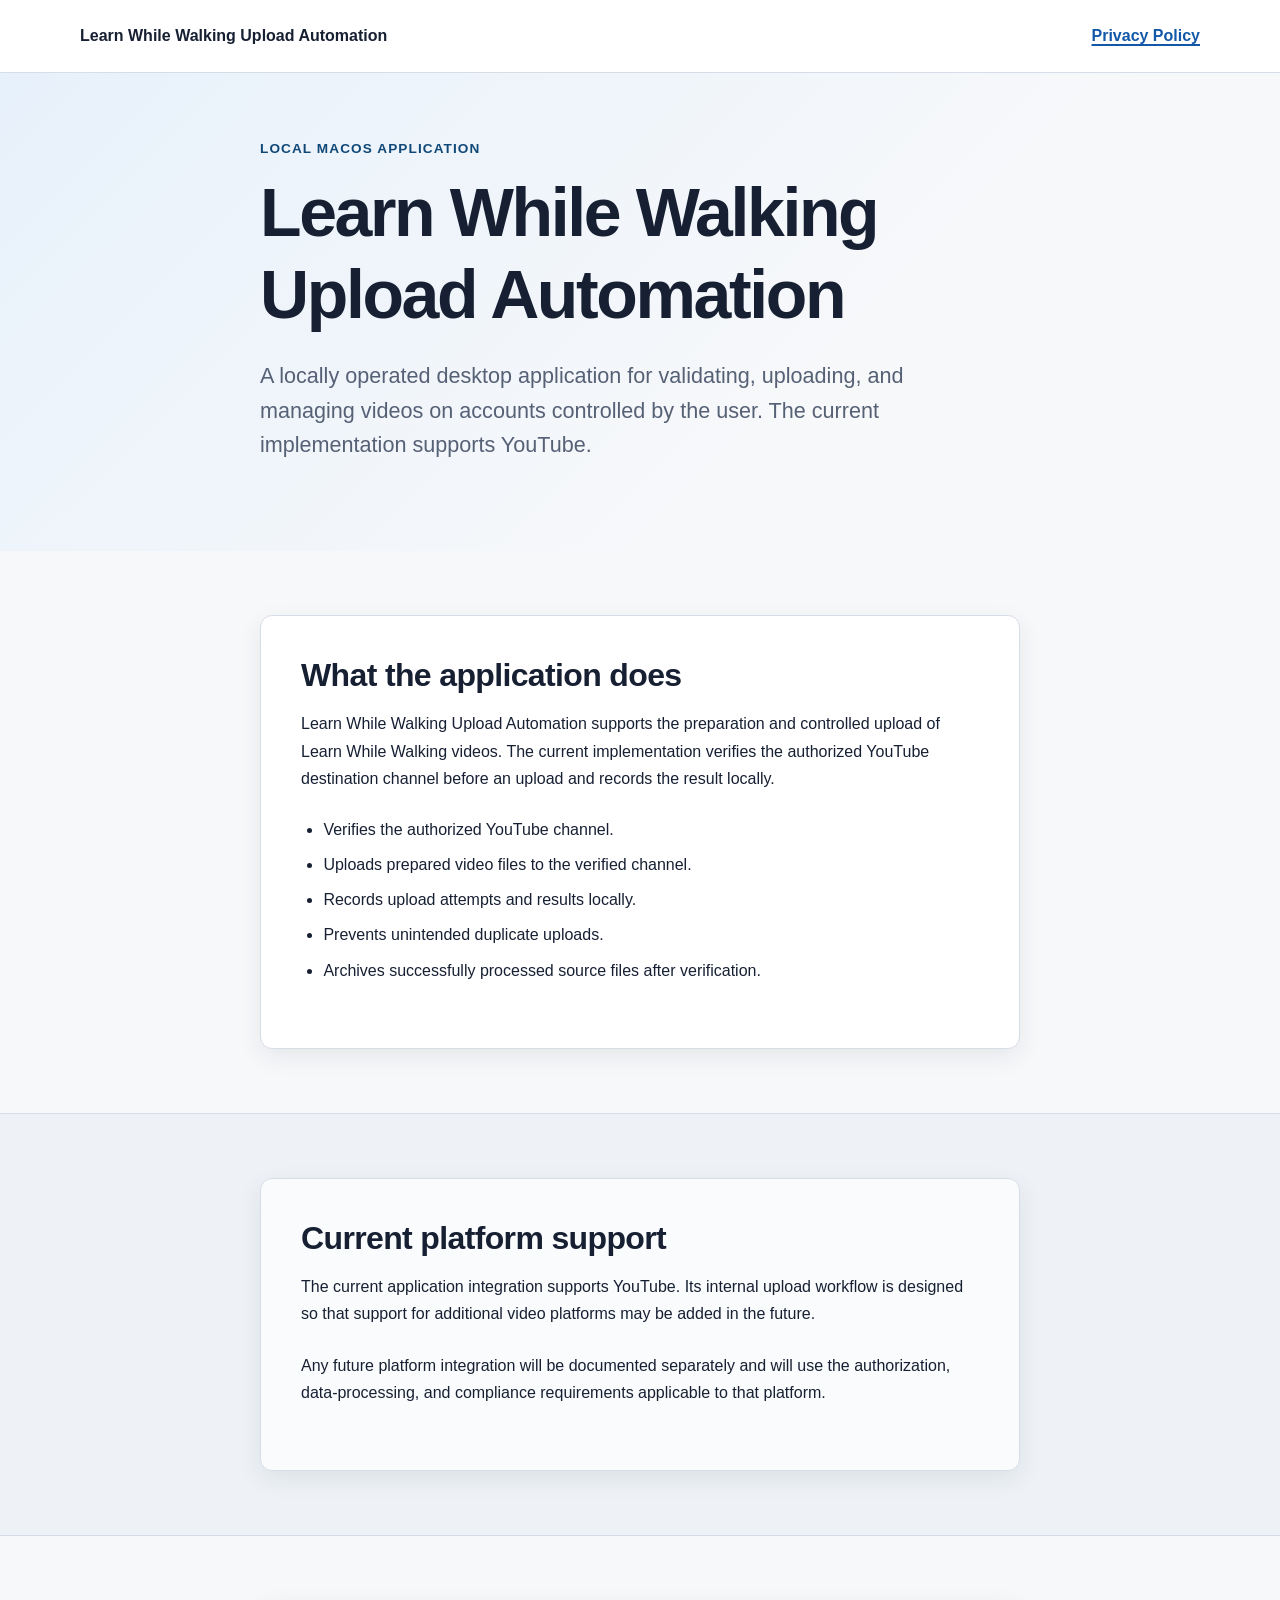
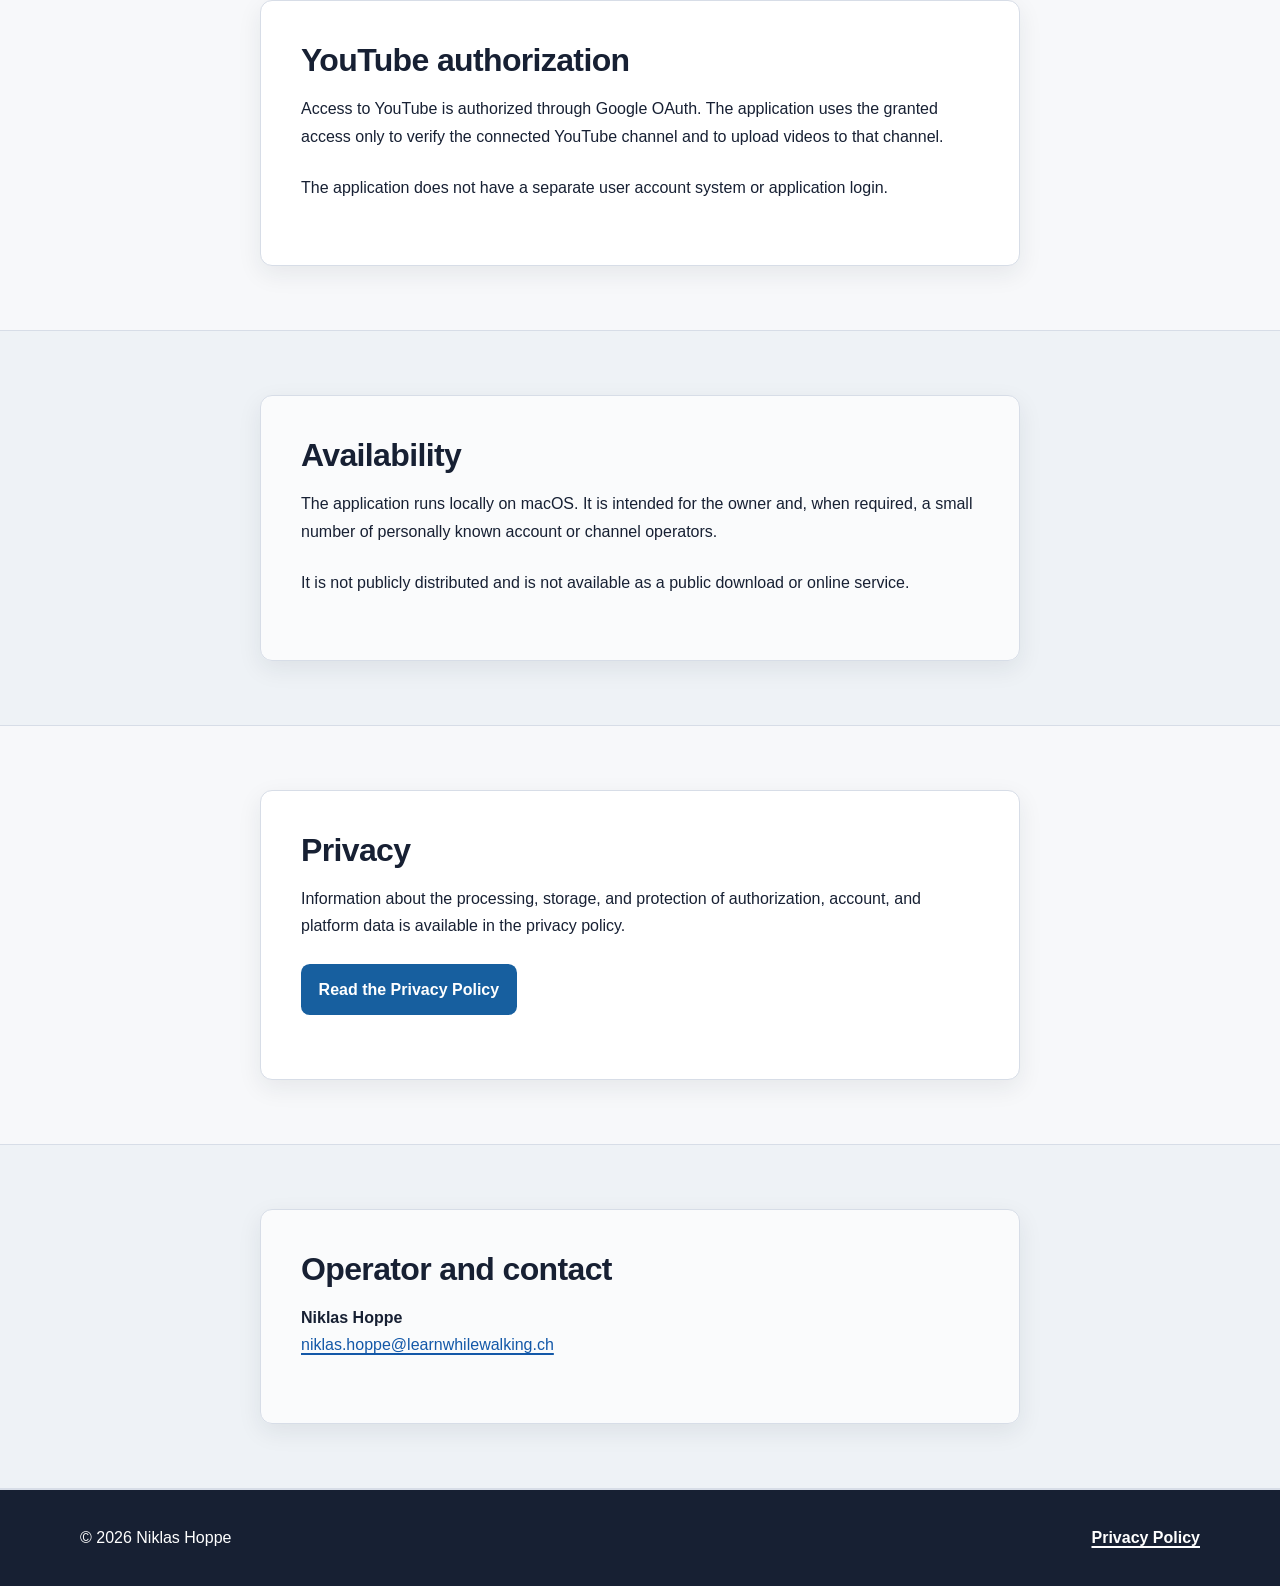
<file: index.html>
<!doctype html>
<html lang="en">
<head>
    <meta charset="utf-8">
    <meta
        name="viewport"
        content="width=device-width, initial-scale=1"
    >
    <meta
        name="description"
        content="Public information about Learn While Walking Upload Automation, a locally operated macOS application for controlled video uploads. The current implementation supports YouTube."
    >

    <title>Learn While Walking Upload Automation</title>

    <link
        rel="stylesheet"
        href="./assets/style.css"
    >
</head>

<body>
    <header class="site-header">
        <div class="container">
            <a
                class="site-name"
                href="./"
                aria-label="Learn While Walking Upload Automation home"
            >
                Learn While Walking Upload Automation
            </a>

            <nav aria-label="Primary navigation">
                <a href="./privacy/">
                    Privacy Policy
                </a>
            </nav>
        </div>
    </header>

    <main>
        <section class="hero">
            <div class="container content-width">
                <p class="eyebrow">
                    Local macOS application
                </p>

                <h1>
                    Learn While Walking Upload Automation
                </h1>

                <p class="lead">
                    A locally operated desktop application for validating,
                    uploading, and managing videos on accounts controlled by
                    the user. The current implementation supports YouTube.
                </p>
            </div>
        </section>

        <section class="section">
            <div class="container content-width">
                <h2>
                    What the application does
                </h2>

                <p>
                    Learn While Walking Upload Automation supports the
                    preparation and controlled upload of Learn While Walking
                    videos. The current implementation verifies the authorized
                    YouTube destination channel before an upload and records
                    the result locally.
                </p>

                <ul>
                    <li>
                        Verifies the authorized YouTube channel.
                    </li>
                    <li>
                        Uploads prepared video files to the verified channel.
                    </li>
                    <li>
                        Records upload attempts and results locally.
                    </li>
                    <li>
                        Prevents unintended duplicate uploads.
                    </li>
                    <li>
                        Archives successfully processed source files after
                        verification.
                    </li>
                </ul>
            </div>
        </section>

        <section class="section section-muted">
            <div class="container content-width">
                <h2>
                    Current platform support
                </h2>

                <p>
                    The current application integration supports YouTube.
                    Its internal upload workflow is designed so that support
                    for additional video platforms may be added in the future.
                </p>

                <p>
                    Any future platform integration will be documented
                    separately and will use the authorization, data-processing,
                    and compliance requirements applicable to that platform.
                </p>
            </div>
        </section>

        <section class="section">
            <div class="container content-width">
                <h2>
                    YouTube authorization
                </h2>

                <p>
                    Access to YouTube is authorized through Google OAuth.
                    The application uses the granted access only to verify
                    the connected YouTube channel and to upload videos to
                    that channel.
                </p>

                <p>
                    The application does not have a separate user account
                    system or application login.
                </p>
            </div>
        </section>

        <section class="section section-muted">
            <div class="container content-width">
                <h2>
                    Availability
                </h2>

                <p>
                    The application runs locally on macOS. It is intended for
                    the owner and, when required, a small number of personally
                    known account or channel operators.
                </p>

                <p>
                    It is not publicly distributed and is not available as a
                    public download or online service.
                </p>
            </div>
        </section>

        <section class="section">
            <div class="container content-width">
                <h2>
                    Privacy
                </h2>

                <p>
                    Information about the processing, storage, and protection
                    of authorization, account, and platform data is available
                    in the privacy policy.
                </p>

                <p>
                    <a class="button-link" href="./privacy/">
                        Read the Privacy Policy
                    </a>
                </p>
            </div>
        </section>

        <section class="section section-muted">
            <div class="container content-width">
                <h2>
                    Operator and contact
                </h2>

                <address>
                    <strong>Niklas Hoppe</strong><br>
                    <a href="mailto:niklas.hoppe@learnwhilewalking.ch">
                        niklas.hoppe@learnwhilewalking.ch
                    </a>
                </address>
            </div>
        </section>
    </main>

    <footer class="site-footer">
        <div class="container">
            <p>
                © 2026 Niklas Hoppe
            </p>

            <nav aria-label="Footer navigation">
                <a href="./privacy/">
                    Privacy Policy
                </a>
            </nav>
        </div>
    </footer>
</body>
</html>
</file>
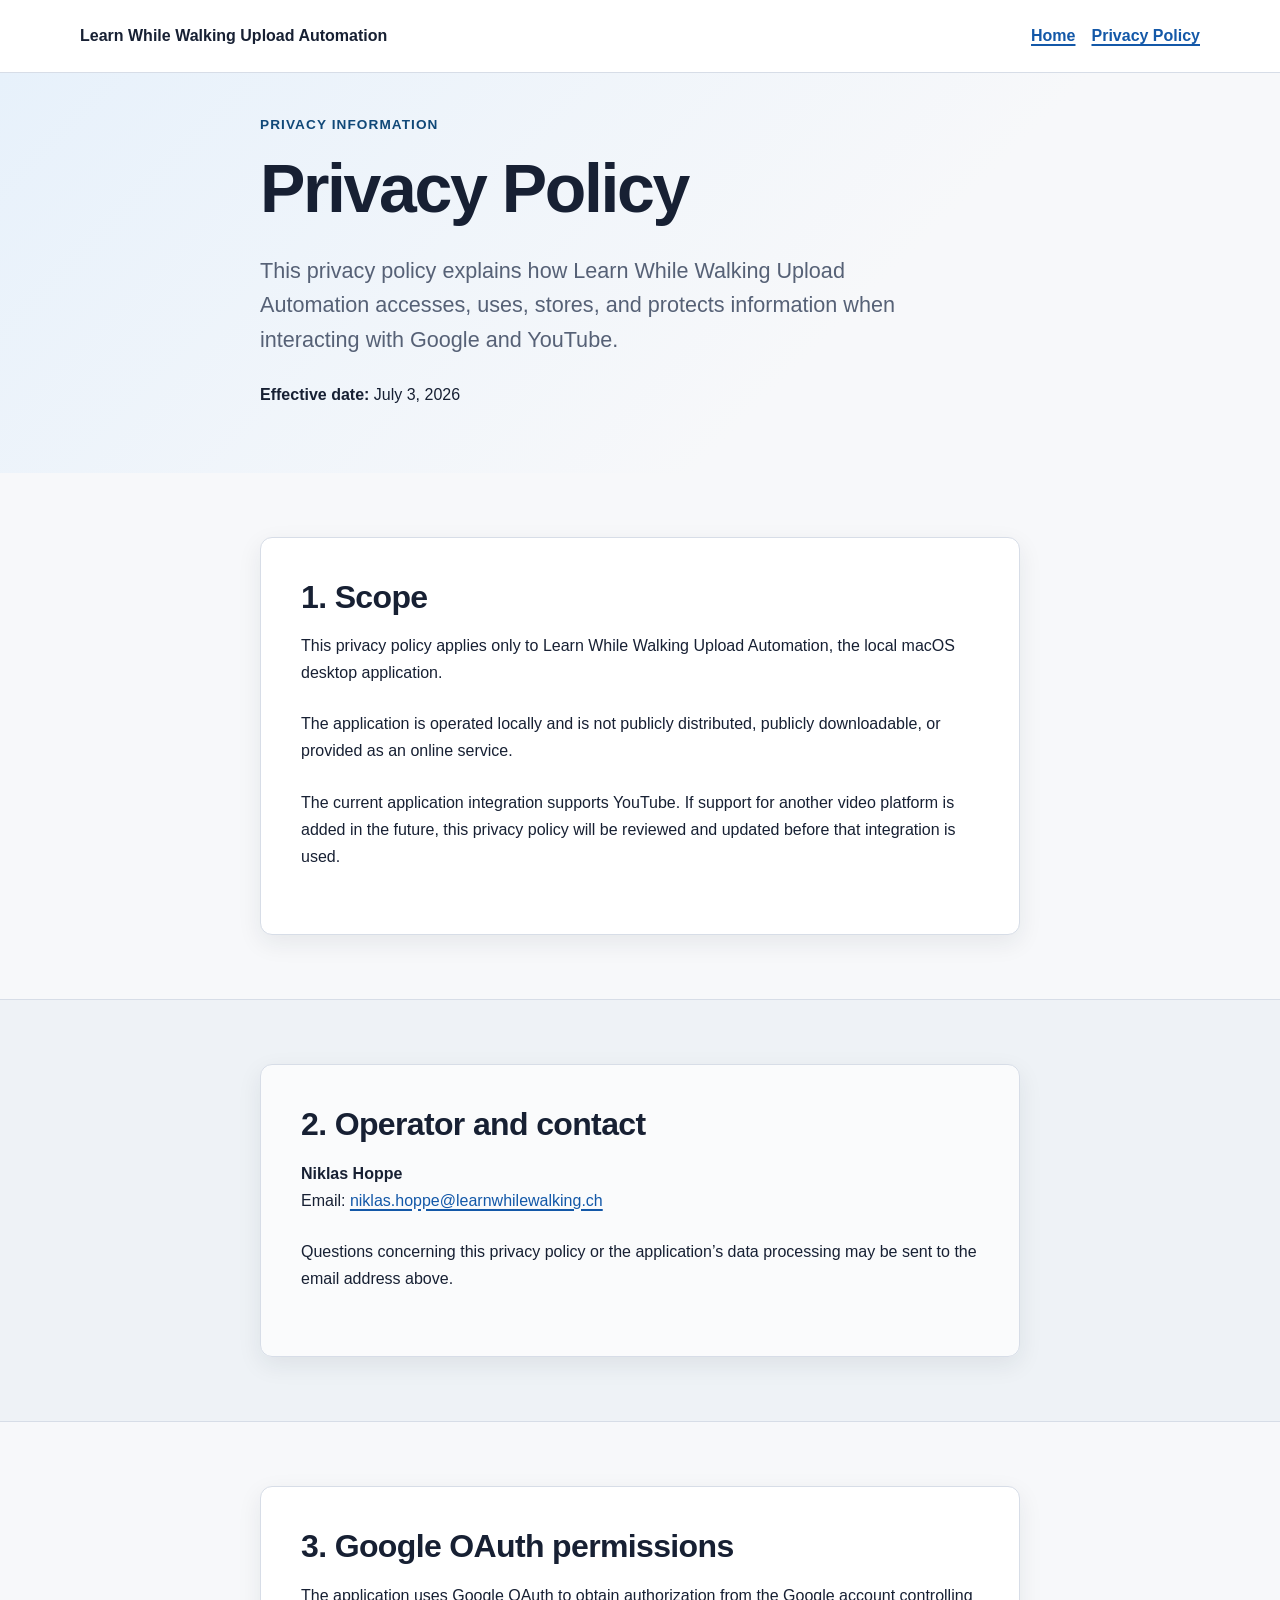
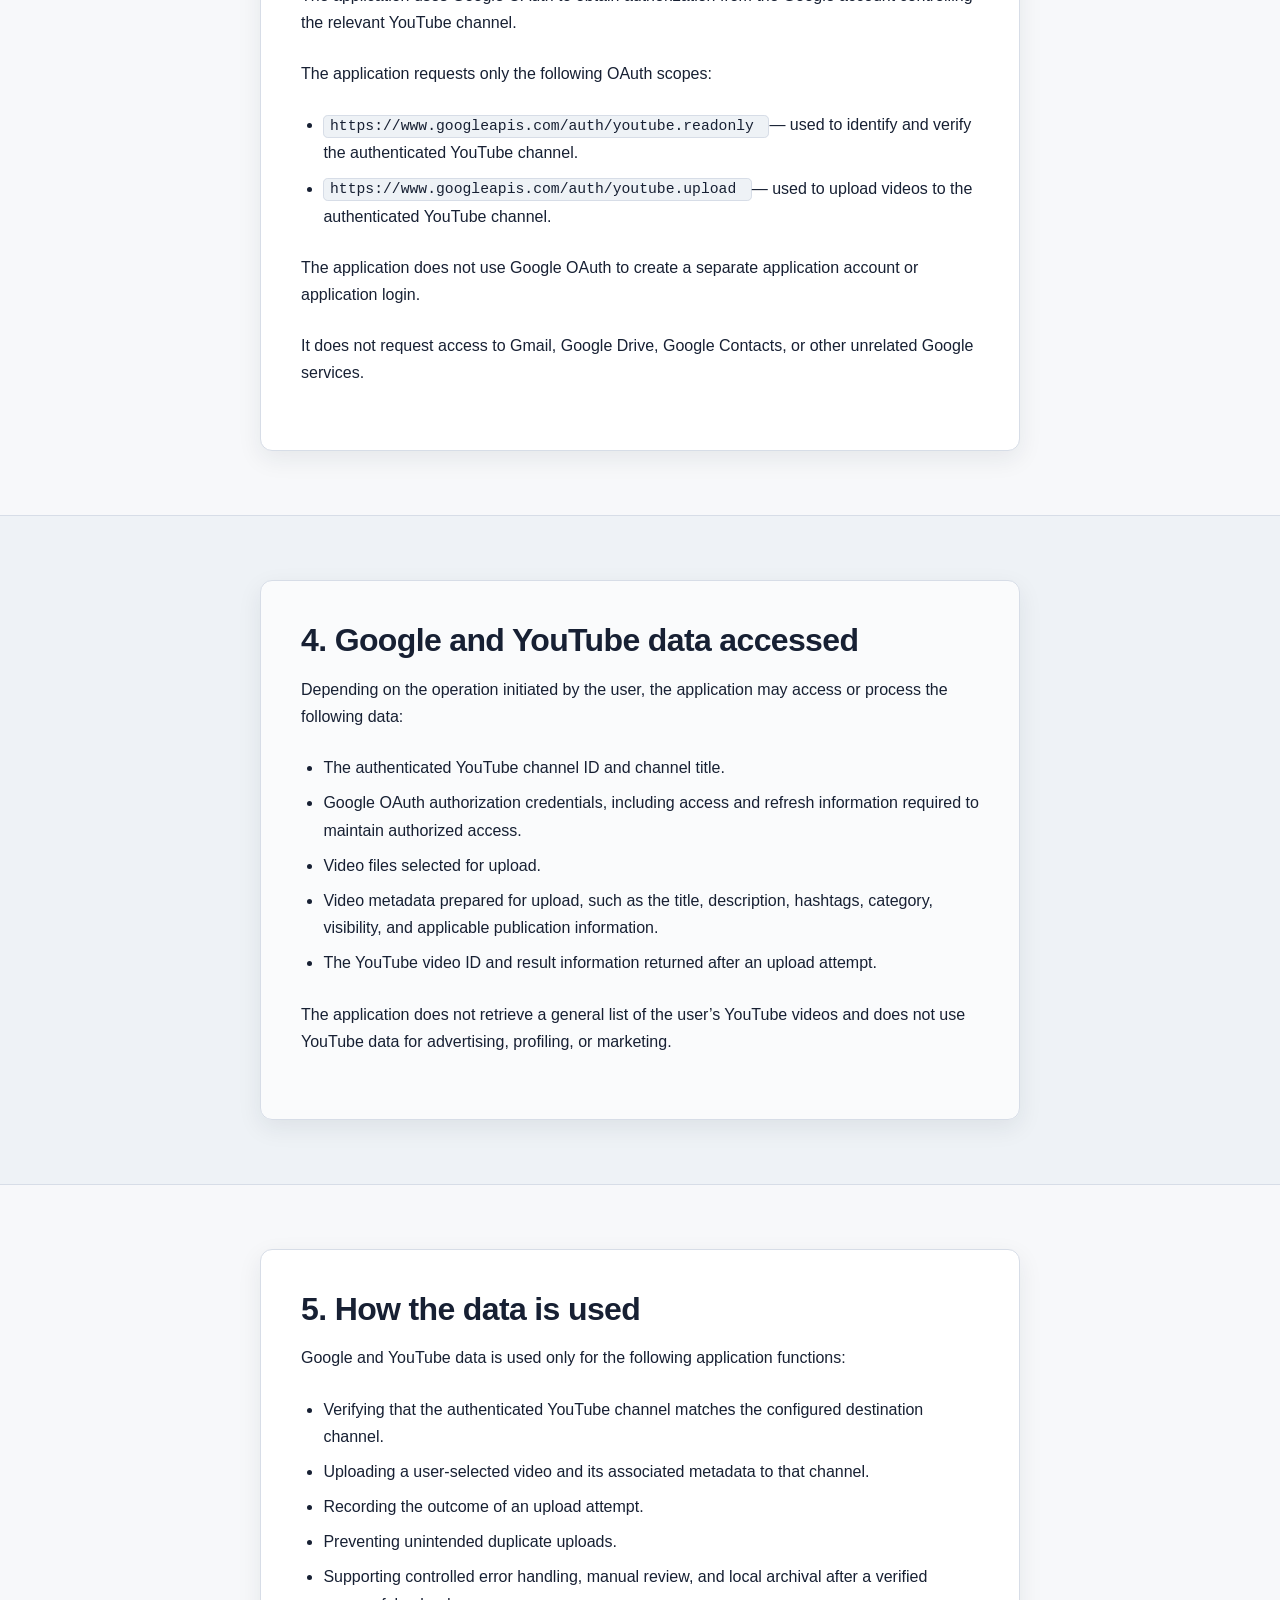
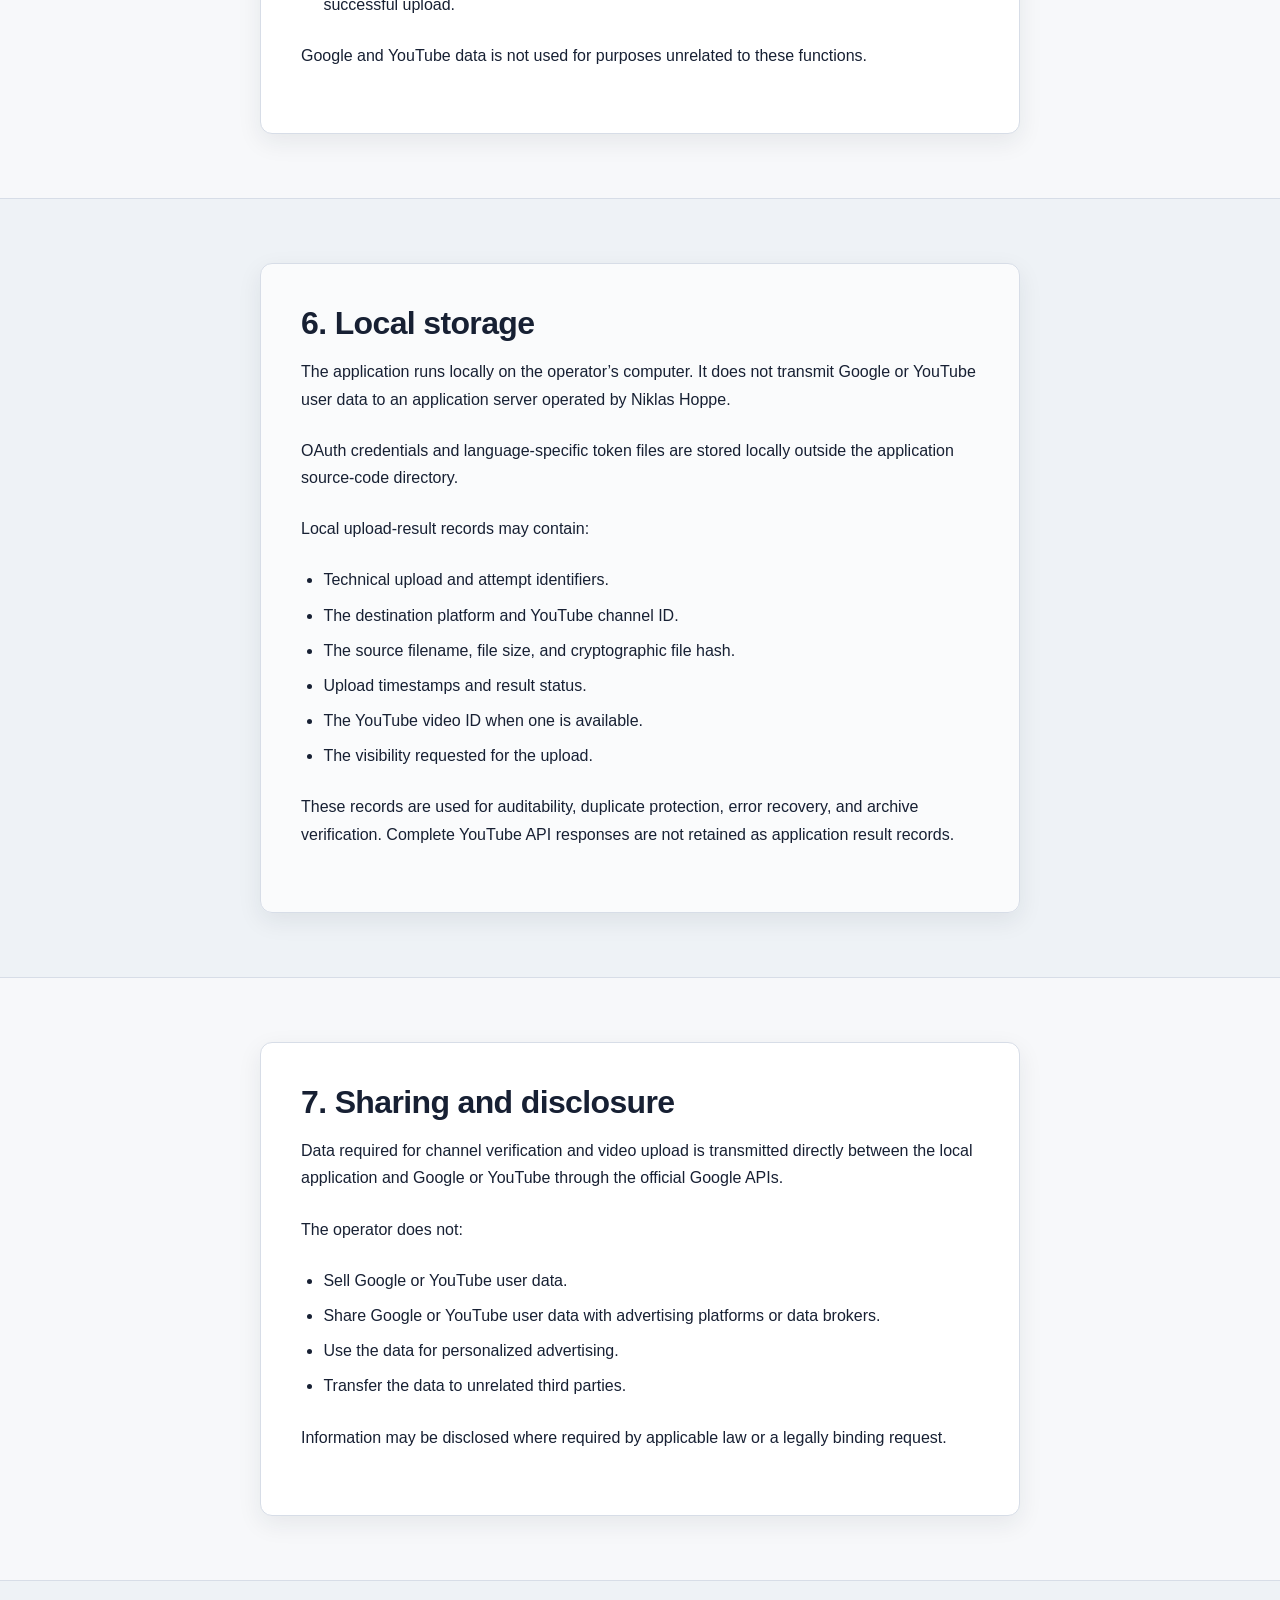
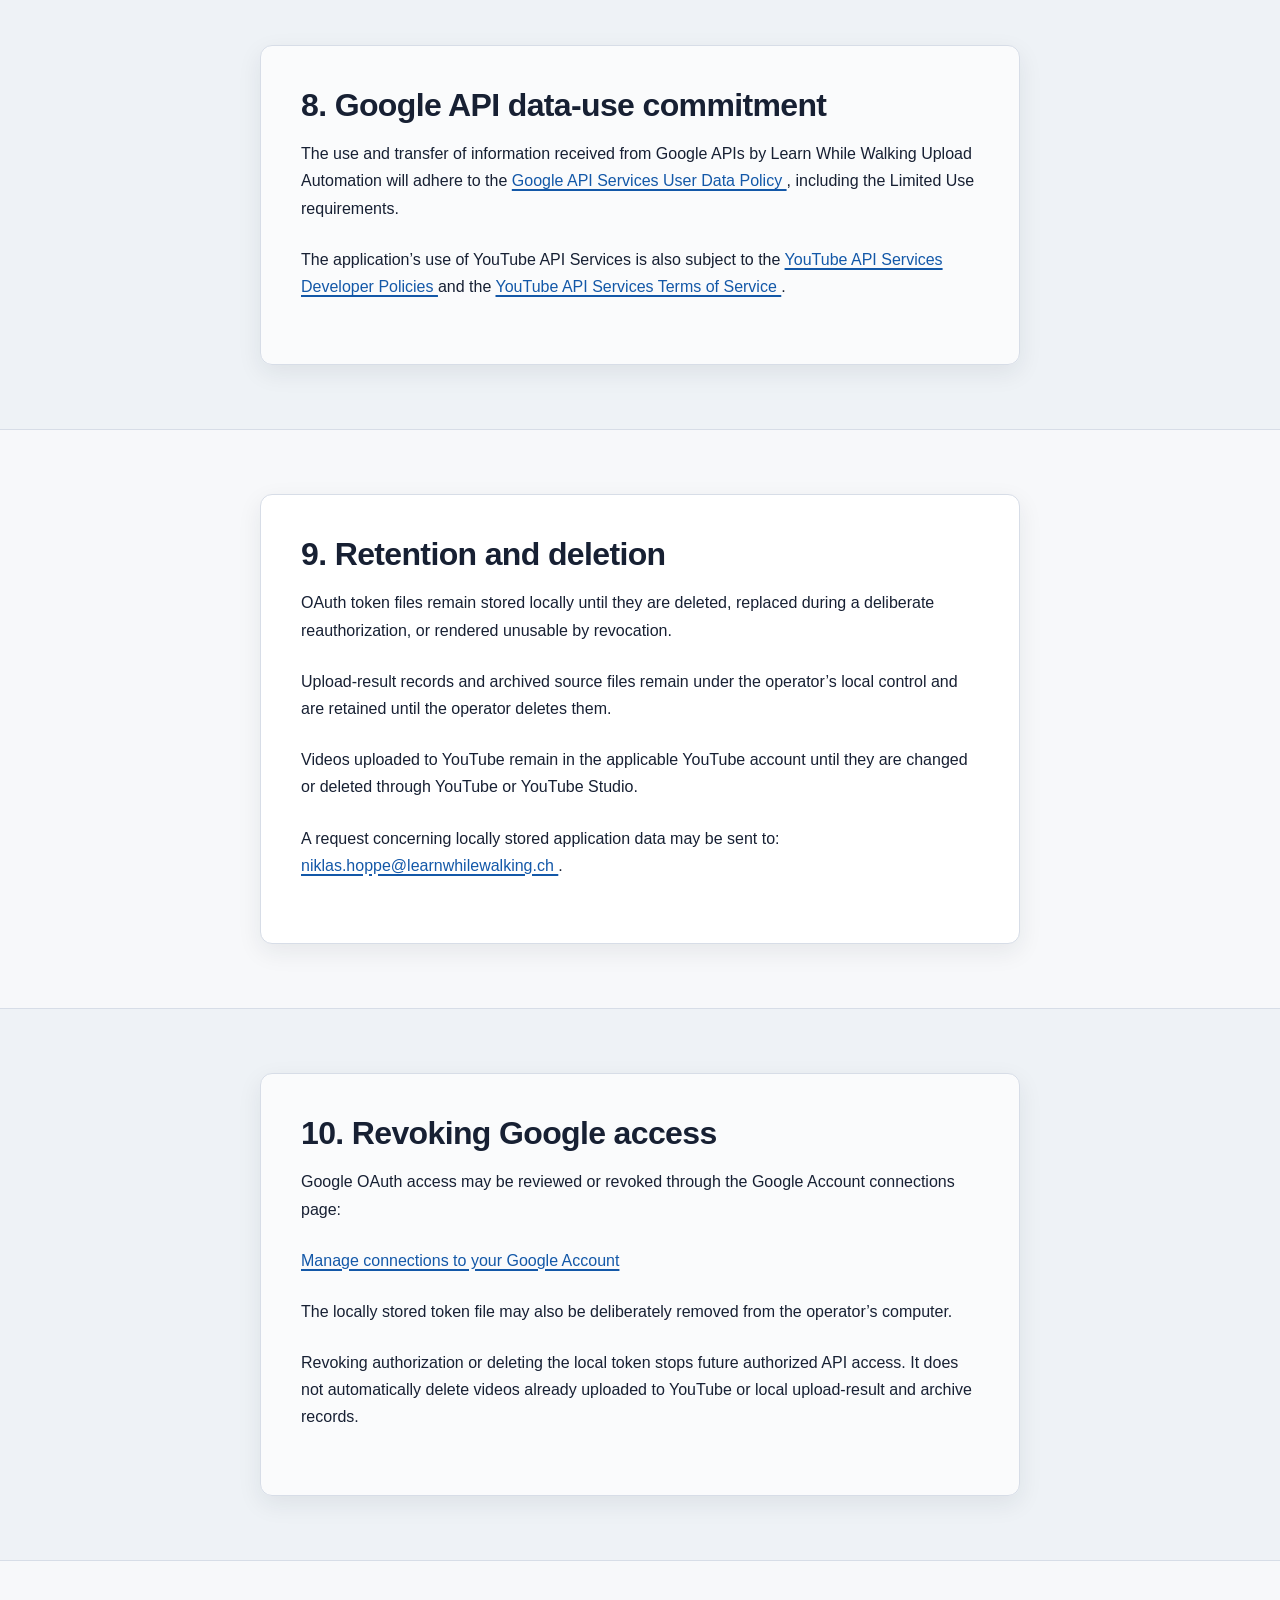
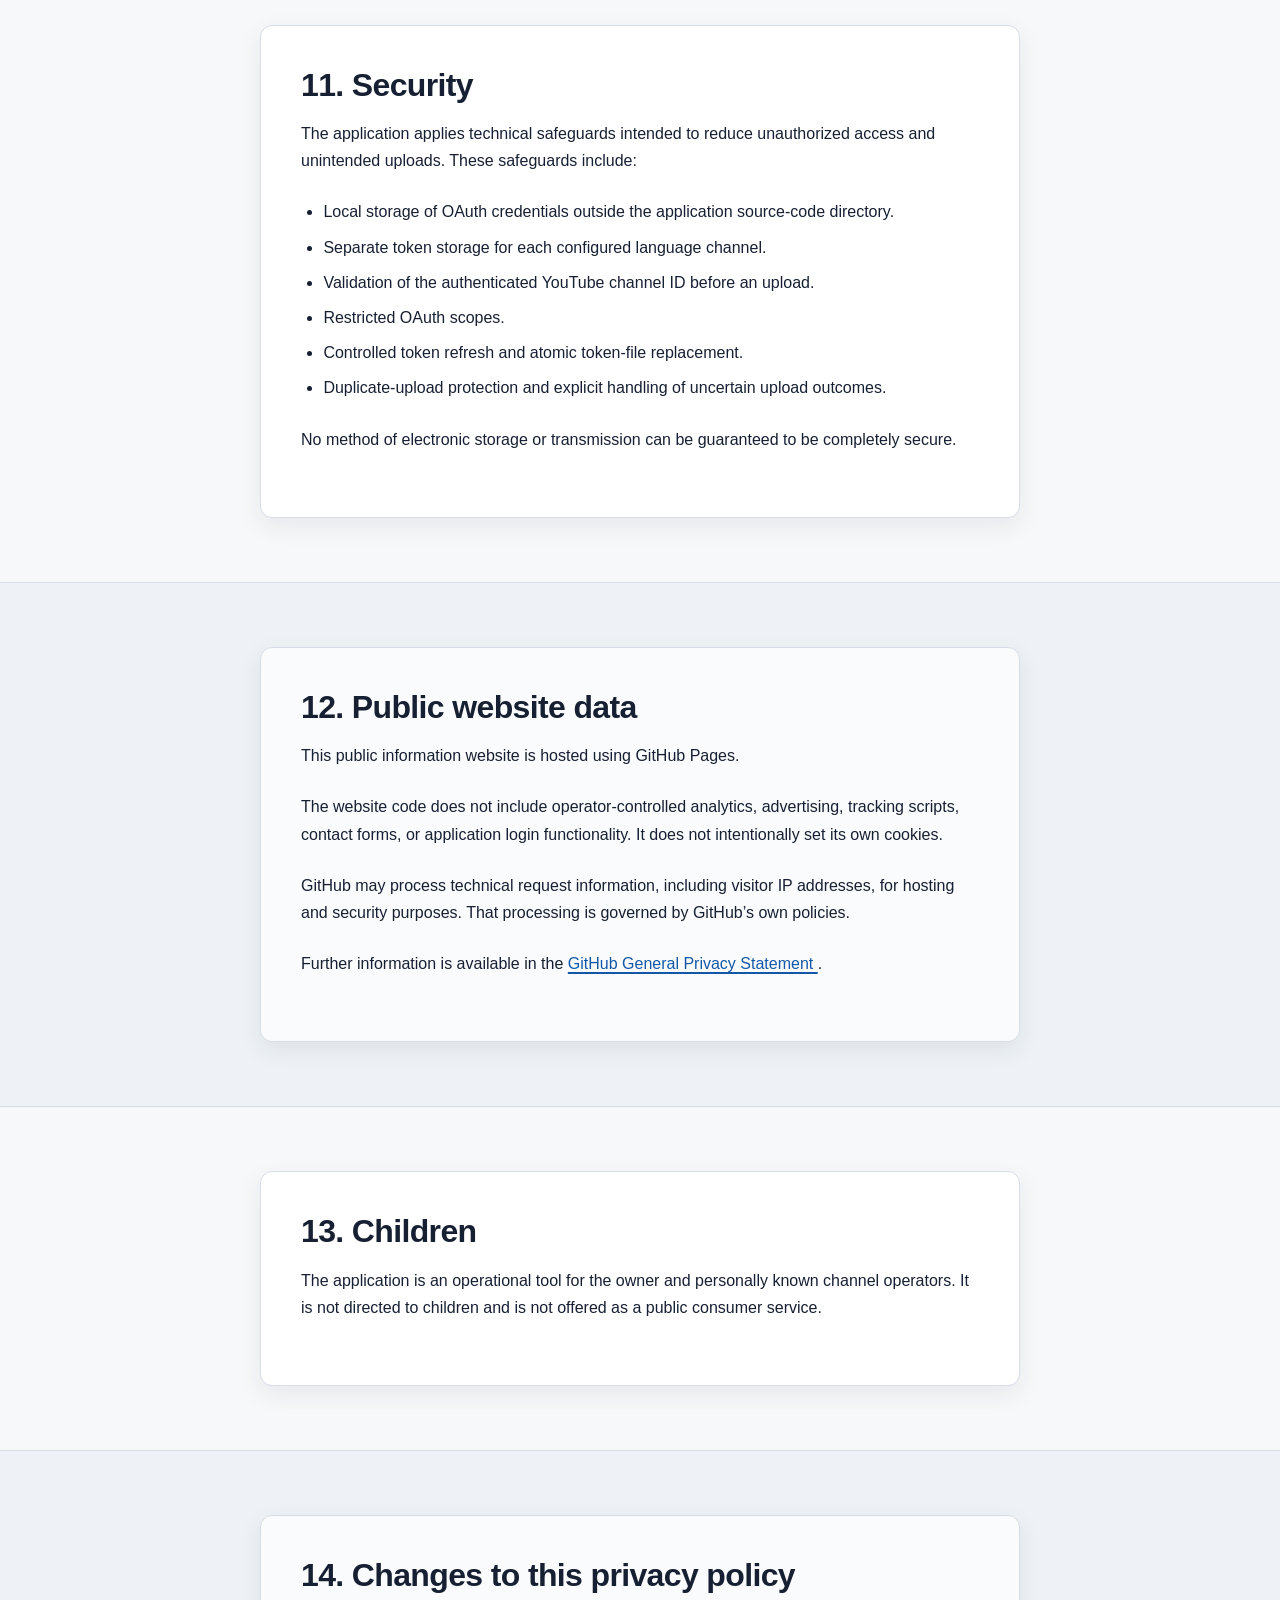
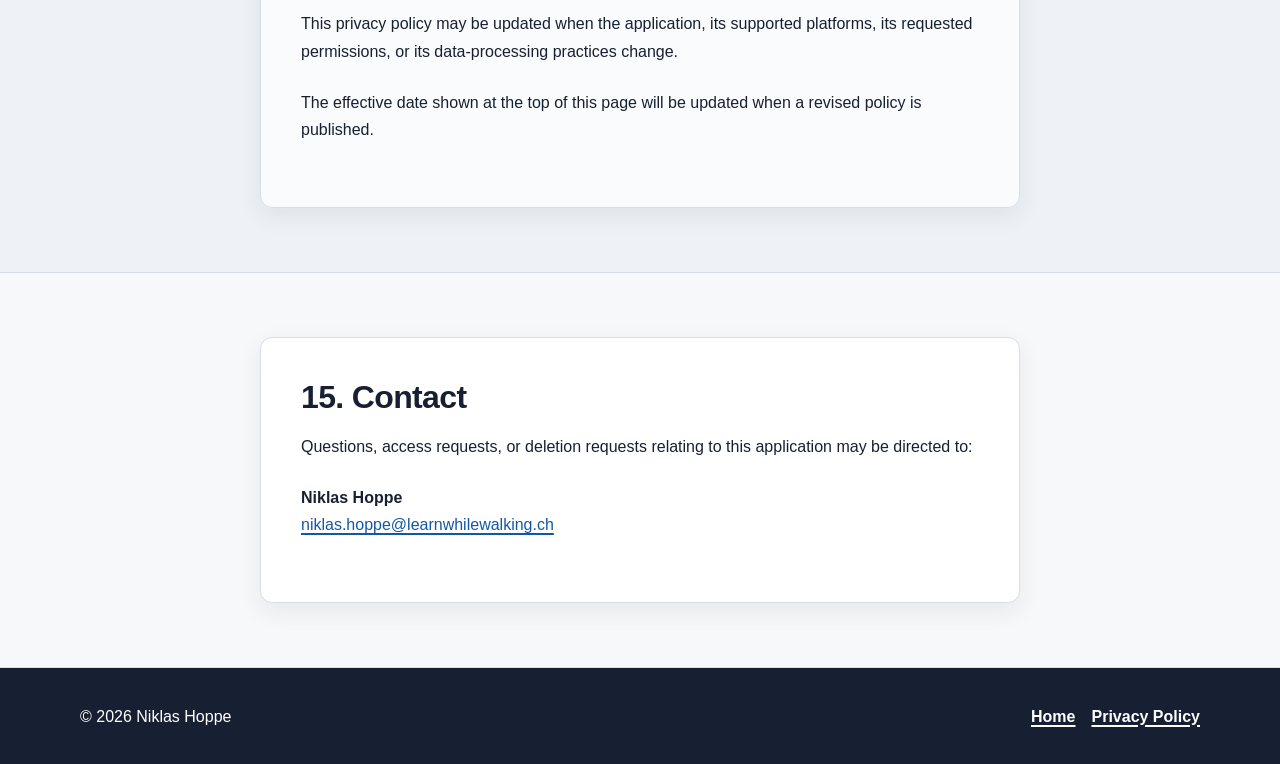
<file: privacy/index.html>
<!--
  privacy/index.html

  Created by Niklas Hoppe on 2026-07-03
  Changed by Niklas Hoppe on 2026-07-03

  Purpose
      - Publish the privacy policy for Learn While Walking Upload Automation.
      - Explain how the application accesses, uses, stores, and shares
        Google and YouTube user data.
      - Explain the limited technical data processing performed by the
        GitHub Pages website.

  Notes
      - This policy applies only to the local macOS desktop application.
      - The current application integration supports YouTube.
      - The website contains no application download, login, analytics,
        advertising, or operator-controlled tracking.
-->

<!doctype html>
<html lang="en">
<head>
    <meta charset="utf-8">

    <meta
        name="viewport"
        content="width=device-width, initial-scale=1"
    >

    <meta
        name="description"
        content="Privacy policy for Learn While Walking Upload Automation, including its use of Google OAuth and the YouTube Data API."
    >

    <title>
        Privacy Policy | Learn While Walking Upload Automation
    </title>

    <link
        rel="stylesheet"
        href="../assets/style.css"
    >
</head>

<body>
    <header class="site-header">
        <div class="container">
            <a
                class="site-name"
                href="../"
                aria-label="Learn While Walking Upload Automation home"
            >
                Learn While Walking Upload Automation
            </a>

            <nav aria-label="Primary navigation">
                <a href="../">
                    Home
                </a>

                <a
                    href="./"
                    aria-current="page"
                >
                    Privacy Policy
                </a>
            </nav>
        </div>
    </header>

    <main id="main-content">
        <section class="hero hero-compact">
            <div class="container content-width">
                <p class="eyebrow">
                    Privacy information
                </p>

                <h1>
                    Privacy Policy
                </h1>

                <p class="lead">
                    This privacy policy explains how Learn While Walking
                    Upload Automation accesses, uses, stores, and protects
                    information when interacting with Google and YouTube.
                </p>

                <p>
                    <strong>Effective date:</strong>
                    July 3, 2026
                </p>
            </div>
        </section>

        <section class="section">
            <div class="container content-width">
                <h2>
                    1. Scope
                </h2>

                <p>
                    This privacy policy applies only to Learn While Walking
                    Upload Automation, the local macOS desktop application.
                </p>

                <p>
                    The application is operated locally and is not publicly
                    distributed, publicly downloadable, or provided as an
                    online service.
                </p>

                <p>
                    The current application integration supports YouTube.
                    If support for another video platform is added in the
                    future, this privacy policy will be reviewed and updated
                    before that integration is used.
                </p>
            </div>
        </section>

        <section class="section section-muted">
            <div class="container content-width">
                <h2>
                    2. Operator and contact
                </h2>

                <address>
                    <strong>Niklas Hoppe</strong><br>
                    Email:
                    <a href="mailto:niklas.hoppe@learnwhilewalking.ch">
                        niklas.hoppe@learnwhilewalking.ch
                    </a>
                </address>

                <p>
                    Questions concerning this privacy policy or the
                    application’s data processing may be sent to the email
                    address above.
                </p>
            </div>
        </section>

        <section class="section">
            <div class="container content-width">
                <h2>
                    3. Google OAuth permissions
                </h2>

                <p>
                    The application uses Google OAuth to obtain authorization
                    from the Google account controlling the relevant YouTube
                    channel.
                </p>

                <p>
                    The application requests only the following OAuth scopes:
                </p>

                <ul>
                    <li>
                        <code>
                            https://www.googleapis.com/auth/youtube.readonly
                        </code>
                        — used to identify and verify the authenticated
                        YouTube channel.
                    </li>

                    <li>
                        <code>
                            https://www.googleapis.com/auth/youtube.upload
                        </code>
                        — used to upload videos to the authenticated YouTube
                        channel.
                    </li>
                </ul>

                <p>
                    The application does not use Google OAuth to create a
                    separate application account or application login.
                </p>

                <p>
                    It does not request access to Gmail, Google Drive,
                    Google Contacts, or other unrelated Google services.
                </p>
            </div>
        </section>

        <section class="section section-muted">
            <div class="container content-width">
                <h2>
                    4. Google and YouTube data accessed
                </h2>

                <p>
                    Depending on the operation initiated by the user, the
                    application may access or process the following data:
                </p>

                <ul>
                    <li>
                        The authenticated YouTube channel ID and channel
                        title.
                    </li>

                    <li>
                        Google OAuth authorization credentials, including
                        access and refresh information required to maintain
                        authorized access.
                    </li>

                    <li>
                        Video files selected for upload.
                    </li>

                    <li>
                        Video metadata prepared for upload, such as the title,
                        description, hashtags, category, visibility, and
                        applicable publication information.
                    </li>

                    <li>
                        The YouTube video ID and result information returned
                        after an upload attempt.
                    </li>
                </ul>

                <p>
                    The application does not retrieve a general list of the
                    user’s YouTube videos and does not use YouTube data for
                    advertising, profiling, or marketing.
                </p>
            </div>
        </section>

        <section class="section">
            <div class="container content-width">
                <h2>
                    5. How the data is used
                </h2>

                <p>
                    Google and YouTube data is used only for the following
                    application functions:
                </p>

                <ul>
                    <li>
                        Verifying that the authenticated YouTube channel
                        matches the configured destination channel.
                    </li>

                    <li>
                        Uploading a user-selected video and its associated
                        metadata to that channel.
                    </li>

                    <li>
                        Recording the outcome of an upload attempt.
                    </li>

                    <li>
                        Preventing unintended duplicate uploads.
                    </li>

                    <li>
                        Supporting controlled error handling, manual review,
                        and local archival after a verified successful upload.
                    </li>
                </ul>

                <p>
                    Google and YouTube data is not used for purposes unrelated
                    to these functions.
                </p>
            </div>
        </section>

        <section class="section section-muted">
            <div class="container content-width">
                <h2>
                    6. Local storage
                </h2>

                <p>
                    The application runs locally on the operator’s computer.
                    It does not transmit Google or YouTube user data to an
                    application server operated by Niklas Hoppe.
                </p>

                <p>
                    OAuth credentials and language-specific token files are
                    stored locally outside the application source-code
                    directory.
                </p>

                <p>
                    Local upload-result records may contain:
                </p>

                <ul>
                    <li>
                        Technical upload and attempt identifiers.
                    </li>

                    <li>
                        The destination platform and YouTube channel ID.
                    </li>

                    <li>
                        The source filename, file size, and cryptographic
                        file hash.
                    </li>

                    <li>
                        Upload timestamps and result status.
                    </li>

                    <li>
                        The YouTube video ID when one is available.
                    </li>

                    <li>
                        The visibility requested for the upload.
                    </li>
                </ul>

                <p>
                    These records are used for auditability, duplicate
                    protection, error recovery, and archive verification.
                    Complete YouTube API responses are not retained as
                    application result records.
                </p>
            </div>
        </section>

        <section class="section">
            <div class="container content-width">
                <h2>
                    7. Sharing and disclosure
                </h2>

                <p>
                    Data required for channel verification and video upload
                    is transmitted directly between the local application
                    and Google or YouTube through the official Google APIs.
                </p>

                <p>
                    The operator does not:
                </p>

                <ul>
                    <li>
                        Sell Google or YouTube user data.
                    </li>

                    <li>
                        Share Google or YouTube user data with advertising
                        platforms or data brokers.
                    </li>

                    <li>
                        Use the data for personalized advertising.
                    </li>

                    <li>
                        Transfer the data to unrelated third parties.
                    </li>
                </ul>

                <p>
                    Information may be disclosed where required by applicable
                    law or a legally binding request.
                </p>
            </div>
        </section>

        <section class="section section-muted">
            <div class="container content-width">
                <h2>
                    8. Google API data-use commitment
                </h2>

                <p>
                    The use and transfer of information received from Google
                    APIs by Learn While Walking Upload Automation will adhere
                    to the
                    <a
                        href="https://developers.google.com/terms/api-services-user-data-policy"
                    >
                        Google API Services User Data Policy
                    </a>,
                    including the Limited Use requirements.
                </p>

                <p>
                    The application’s use of YouTube API Services is also
                    subject to the
                    <a
                        href="https://developers.google.com/youtube/terms/developer-policies"
                    >
                        YouTube API Services Developer Policies
                    </a>
                    and the
                    <a
                        href="https://developers.google.com/youtube/terms/api-services-terms-of-service"
                    >
                        YouTube API Services Terms of Service
                    </a>.
                </p>
            </div>
        </section>

        <section class="section">
            <div class="container content-width">
                <h2>
                    9. Retention and deletion
                </h2>

                <p>
                    OAuth token files remain stored locally until they are
                    deleted, replaced during a deliberate reauthorization,
                    or rendered unusable by revocation.
                </p>

                <p>
                    Upload-result records and archived source files remain
                    under the operator’s local control and are retained until
                    the operator deletes them.
                </p>

                <p>
                    Videos uploaded to YouTube remain in the applicable
                    YouTube account until they are changed or deleted through
                    YouTube or YouTube Studio.
                </p>

                <p>
                    A request concerning locally stored application data may
                    be sent to:
                    <a href="mailto:niklas.hoppe@learnwhilewalking.ch">
                        niklas.hoppe@learnwhilewalking.ch
                    </a>.
                </p>
            </div>
        </section>

        <section class="section section-muted">
            <div class="container content-width">
                <h2>
                    10. Revoking Google access
                </h2>

                <p>
                    Google OAuth access may be reviewed or revoked through
                    the Google Account connections page:
                </p>

                <p>
                    <a href="https://myaccount.google.com/connections">
                        Manage connections to your Google Account
                    </a>
                </p>

                <p>
                    The locally stored token file may also be deliberately
                    removed from the operator’s computer.
                </p>

                <p>
                    Revoking authorization or deleting the local token stops
                    future authorized API access. It does not automatically
                    delete videos already uploaded to YouTube or local
                    upload-result and archive records.
                </p>
            </div>
        </section>

        <section class="section">
            <div class="container content-width">
                <h2>
                    11. Security
                </h2>

                <p>
                    The application applies technical safeguards intended to
                    reduce unauthorized access and unintended uploads.
                    These safeguards include:
                </p>

                <ul>
                    <li>
                        Local storage of OAuth credentials outside the
                        application source-code directory.
                    </li>

                    <li>
                        Separate token storage for each configured language
                        channel.
                    </li>

                    <li>
                        Validation of the authenticated YouTube channel ID
                        before an upload.
                    </li>

                    <li>
                        Restricted OAuth scopes.
                    </li>

                    <li>
                        Controlled token refresh and atomic token-file
                        replacement.
                    </li>

                    <li>
                        Duplicate-upload protection and explicit handling of
                        uncertain upload outcomes.
                    </li>
                </ul>

                <p>
                    No method of electronic storage or transmission can be
                    guaranteed to be completely secure.
                </p>
            </div>
        </section>

        <section class="section section-muted">
            <div class="container content-width">
                <h2>
                    12. Public website data
                </h2>

                <p>
                    This public information website is hosted using GitHub
                    Pages.
                </p>

                <p>
                    The website code does not include operator-controlled
                    analytics, advertising, tracking scripts, contact forms,
                    or application login functionality. It does not
                    intentionally set its own cookies.
                </p>

                <p>
                    GitHub may process technical request information,
                    including visitor IP addresses, for hosting and security
                    purposes. That processing is governed by GitHub’s own
                    policies.
                </p>

                <p>
                    Further information is available in the
                    <a
                        href="https://docs.github.com/site-policy/privacy-policies/github-privacy-statement"
                    >
                        GitHub General Privacy Statement
                    </a>.
                </p>
            </div>
        </section>

        <section class="section">
            <div class="container content-width">
                <h2>
                    13. Children
                </h2>

                <p>
                    The application is an operational tool for the owner and
                    personally known channel operators. It is not directed to
                    children and is not offered as a public consumer service.
                </p>
            </div>
        </section>

        <section class="section section-muted">
            <div class="container content-width">
                <h2>
                    14. Changes to this privacy policy
                </h2>

                <p>
                    This privacy policy may be updated when the application,
                    its supported platforms, its requested permissions, or
                    its data-processing practices change.
                </p>

                <p>
                    The effective date shown at the top of this page will be
                    updated when a revised policy is published.
                </p>
            </div>
        </section>

        <section class="section">
            <div class="container content-width">
                <h2>
                    15. Contact
                </h2>

                <p>
                    Questions, access requests, or deletion requests relating
                    to this application may be directed to:
                </p>

                <address>
                    <strong>Niklas Hoppe</strong><br>
                    <a href="mailto:niklas.hoppe@learnwhilewalking.ch">
                        niklas.hoppe@learnwhilewalking.ch
                    </a>
                </address>
            </div>
        </section>
    </main>

    <footer class="site-footer">
        <div class="container">
            <p>
                © 2026 Niklas Hoppe
            </p>

            <nav aria-label="Footer navigation">
                <a href="../">
                    Home
                </a>

                <a
                    href="./"
                    aria-current="page"
                >
                    Privacy Policy
                </a>
            </nav>
        </div>
    </footer>
</body>
</html>
</file>
<file: assets/style.css>
/*
  assets/style.css

  Created by Niklas Hoppe on 2026-07-03
  Changed by Niklas Hoppe on 2026-07-03

  Purpose
      - Provide the shared visual design for the public information page
        and privacy policy.
      - Support responsive, accessible, and readable presentation.

  Notes
      - No external fonts, scripts, analytics, or tracking are used.
      - The stylesheet supports keyboard navigation and reduced motion.
*/

:root {
    color-scheme: light;

    --color-background: #f7f8fa;
    --color-surface: #ffffff;
    --color-surface-muted: #eef2f6;
    --color-text: #172033;
    --color-text-muted: #566176;
    --color-border: #d7dde7;
    --color-link: #1358a8;
    --color-link-hover: #0d3f7a;
    --color-accent: #175f9f;
    --color-accent-dark: #104878;
    --color-focus: #f1a208;

    --content-width: 760px;
    --container-width: 1120px;

    --space-xs: 0.5rem;
    --space-sm: 0.75rem;
    --space-md: 1rem;
    --space-lg: 1.5rem;
    --space-xl: 2.5rem;
    --space-xxl: 4rem;

    --border-radius: 0.75rem;
    --shadow-subtle: 0 0.5rem 1.5rem rgba(23, 32, 51, 0.08);
}

*,
*::before,
*::after {
    box-sizing: border-box;
}

html {
    scroll-behavior: smooth;
}

body {
    margin: 0;
    background: var(--color-background);
    color: var(--color-text);
    font-family:
        -apple-system,
        BlinkMacSystemFont,
        "Segoe UI",
        Roboto,
        Helvetica,
        Arial,
        sans-serif;
    font-size: 1rem;
    line-height: 1.7;
    text-rendering: optimizeLegibility;
}

img,
svg {
    display: block;
    max-width: 100%;
}

a {
    color: var(--color-link);
    text-decoration-thickness: 0.1em;
    text-underline-offset: 0.18em;
}

a:hover {
    color: var(--color-link-hover);
}

a:focus-visible,
button:focus-visible {
    outline: 0.2rem solid var(--color-focus);
    outline-offset: 0.2rem;
}

.container {
    width: min(
        calc(100% - 2rem),
        var(--container-width)
    );
    margin-inline: auto;
}

.content-width {
    max-width: var(--content-width);
}

.site-header {
    position: sticky;
    top: 0;
    z-index: 10;
    border-bottom: 1px solid var(--color-border);
    background: rgba(255, 255, 255, 0.96);
    backdrop-filter: blur(0.75rem);
}

.site-header .container {
    display: flex;
    align-items: center;
    justify-content: space-between;
    gap: var(--space-lg);
    min-height: 4.5rem;
}

.site-name {
    color: var(--color-text);
    font-weight: 700;
    line-height: 1.25;
    text-decoration: none;
}

.site-name:hover {
    color: var(--color-accent-dark);
}

.site-header nav,
.site-footer nav {
    display: flex;
    flex-wrap: wrap;
    gap: var(--space-md);
}

.site-header nav a,
.site-footer nav a {
    font-weight: 600;
}

.hero {
    padding-block: var(--space-xxl);
    background:
        linear-gradient(
            135deg,
            #e7f1fb 0%,
            #f7f8fa 65%
        );
}

.hero-compact {
    padding-block: var(--space-xl);
}

.eyebrow {
    margin: 0 0 var(--space-sm);
    color: var(--color-accent-dark);
    font-size: 0.85rem;
    font-weight: 700;
    letter-spacing: 0.08em;
    text-transform: uppercase;
}

h1,
h2 {
    margin-top: 0;
    color: var(--color-text);
    line-height: 1.2;
}

h1 {
    margin-bottom: var(--space-lg);
    font-size: clamp(2.2rem, 7vw, 4.25rem);
    letter-spacing: -0.035em;
}

h2 {
    margin-bottom: var(--space-md);
    font-size: clamp(1.5rem, 4vw, 2rem);
    letter-spacing: -0.02em;
}

p,
ul,
address {
    margin-top: 0;
    margin-bottom: var(--space-lg);
}

.lead {
    max-width: 42rem;
    color: var(--color-text-muted);
    font-size: clamp(1.15rem, 2.5vw, 1.35rem);
    line-height: 1.6;
}

.section {
    padding-block: var(--space-xxl);
}

.section-muted {
    border-block: 1px solid var(--color-border);
    background: var(--color-surface-muted);
}

.section .content-width {
    padding: var(--space-xl);
    border: 1px solid var(--color-border);
    border-radius: var(--border-radius);
    background: var(--color-surface);
    box-shadow: var(--shadow-subtle);
}

.section-muted .content-width {
    background: rgba(255, 255, 255, 0.72);
}

ul {
    padding-left: 1.4rem;
}

li + li {
    margin-top: var(--space-xs);
}

code {
    overflow-wrap: anywhere;
    padding: 0.15rem 0.35rem;
    border: 1px solid var(--color-border);
    border-radius: 0.3rem;
    background: var(--color-surface-muted);
    color: var(--color-text);
    font-family:
        "SFMono-Regular",
        Consolas,
        "Liberation Mono",
        monospace;
    font-size: 0.92em;
}

address {
    font-style: normal;
}

.button-link {
    display: inline-block;
    padding: 0.75rem 1.1rem;
    border-radius: 0.55rem;
    background: var(--color-accent);
    color: #ffffff;
    font-weight: 700;
    text-decoration: none;
}

.button-link:hover {
    background: var(--color-accent-dark);
    color: #ffffff;
}

.site-footer {
    border-top: 1px solid var(--color-border);
    background: var(--color-text);
    color: #ffffff;
}

.site-footer .container {
    display: flex;
    align-items: center;
    justify-content: space-between;
    gap: var(--space-lg);
    min-height: 6rem;
}

.site-footer p {
    margin: 0;
}

.site-footer a {
    color: #ffffff;
}

.site-footer a:hover {
    color: #d8e9fa;
}

@media (max-width: 720px) {
    .site-header {
        position: static;
    }

    .site-header .container,
    .site-footer .container {
        align-items: flex-start;
        flex-direction: column;
        justify-content: center;
        padding-block: var(--space-md);
    }

    .hero,
    .section {
        padding-block: var(--space-xl);
    }

    .section .content-width {
        padding: var(--space-lg);
    }
}

@media (max-width: 420px) {
    .container {
        width: min(
            calc(100% - 1.25rem),
            var(--container-width)
        );
    }

    .section .content-width {
        padding: var(--space-md);
    }
}

@media (prefers-reduced-motion: reduce) {
    html {
        scroll-behavior: auto;
    }

    *,
    *::before,
    *::after {
        scroll-behavior: auto !important;
        transition: none !important;
    }
}
</file>
